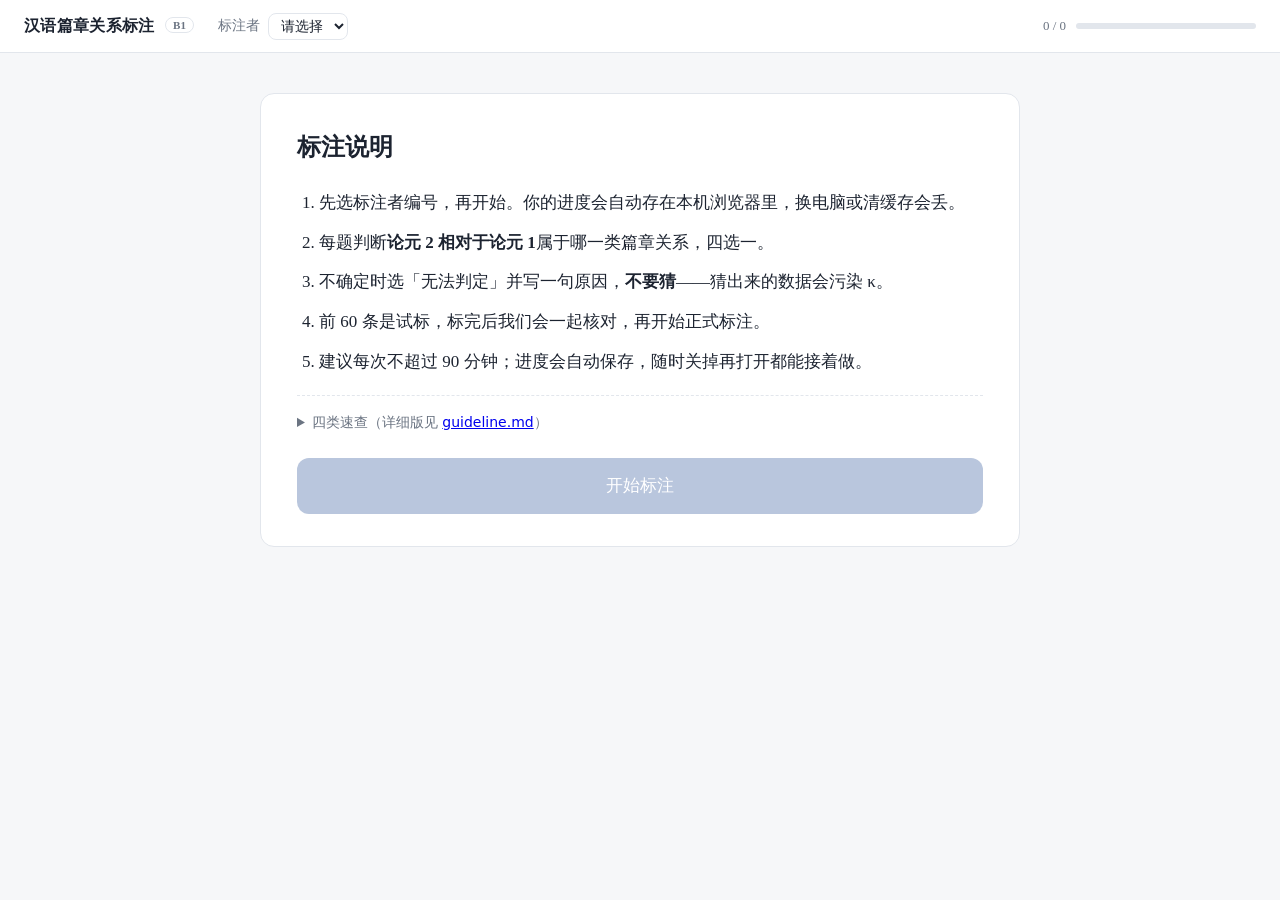
<file: annotation/index.html>
<!DOCTYPE html>
<html lang="zh-CN">
<head>
<meta charset="utf-8">
<meta name="viewport" content="width=device-width, initial-scale=1">
<title>汉语篇章关系标注 · B1</title>
<link rel="stylesheet" href="style.css">
</head>
<body>

<header class="topbar">
  <div class="brand">汉语篇章关系标注 <span class="ver">B1</span></div>
  <div class="who">
    <label for="annotator">标注者</label>
    <select id="annotator">
      <option value="">请选择</option>
      <option value="A">A</option>
      <option value="B">B</option>
      <option value="C">C</option>
      <option value="D">D</option>
    </select>
  </div>
  <div class="progress">
    <span id="counter">0 / 0</span>
    <div class="bar"><div id="barfill"></div></div>
  </div>
</header>

<main id="app" class="hidden">

  <section class="card">
    <div class="meta">
      <span id="phase" class="badge"></span>
      <span id="tasktype" class="badge ghost"></span>
      <span id="idx" class="muted"></span>
    </div>

    <div class="args">
      <div class="arg">
        <div class="arglabel">论元 1</div>
        <div id="arg1" class="argtext"></div>
      </div>
      <div class="arg">
        <div class="arglabel">论元 2</div>
        <div id="arg2" class="argtext"></div>
      </div>
    </div>

    <div id="connrow" class="connrow">
      <span class="connlabel">连接词</span>
      <span id="conn" class="conn"></span>
    </div>

    <details class="context">
      <summary>查看完整上下文</summary>
      <div id="text" class="fulltext"></div>
    </details>
  </section>

  <section class="answers">
    <p class="prompt">论元 2 与论元 1 之间是哪一类篇章关系？</p>
    <div class="grid">
      <button class="ans" data-sense="TEMPORAL">
        <span class="num">1</span><span class="zh">时间</span><span class="en">TEMPORAL</span>
      </button>
      <button class="ans" data-sense="CONTINGENCY">
        <span class="num">2</span><span class="zh">因果条件</span><span class="en">CONTINGENCY</span>
      </button>
      <button class="ans" data-sense="COMPARISON">
        <span class="num">3</span><span class="zh">对比</span><span class="en">COMPARISON</span>
      </button>
      <button class="ans" data-sense="EXPANSION">
        <span class="num">4</span><span class="zh">扩展</span><span class="en">EXPANSION</span>
      </button>
    </div>
    <button id="unknown" class="unknown">无法判定（U）</button>
  </section>

  <section class="note-row">
    <label for="note">备注（可选；选「无法判定」时必填）</label>
    <textarea id="note" rows="2" placeholder="例如：两个论元都像是在讲结果，分不清因果与并列"></textarea>
  </section>

  <footer class="nav">
    <button id="prev">← 上一题</button>
    <span id="saved" class="muted">已自动保存</span>
    <button id="next">下一题 →</button>
  </footer>
</main>

<section id="welcome" class="welcome">
  <h1>标注说明</h1>
  <ol>
    <li>先选标注者编号，再开始。你的进度会自动存在本机浏览器里，换电脑或清缓存会丢。</li>
    <li>每题判断<b>论元 2 相对于论元 1</b>属于哪一类篇章关系，四选一。</li>
    <li>不确定时选「无法判定」并写一句原因，<b>不要猜</b>——猜出来的数据会污染 κ。</li>
    <li>前 60 条是试标，标完后我们会一起核对，再开始正式标注。</li>
    <li>建议每次不超过 90 分钟；进度会自动保存，随时关掉再打开都能接着做。</li>
  </ol>
  <details class="quickref">
    <summary>四类速查（详细版见 <a href="guideline.md" target="_blank">guideline.md</a>）</summary>
    <dl>
      <dt>TEMPORAL 时间</dt>
      <dd>两个情境在时间上相关：同时，或一先一后。<b>不含</b>因果。</dd>
      <dt>CONTINGENCY 因果条件</dt>
      <dd>一个是另一个的原因、结果、条件、目的或推断依据。</dd>
      <dt>COMPARISON 对比</dt>
      <dd>两个情境形成对照，或后者对前者让步（虽然…但是…、即使…也…）。</dd>
      <dt>EXPANSION 扩展</dt>
      <dd>后者并列、递进、举例、解释、补充、总结、列举、择一，扩展前者。</dd>
    </dl>
  </details>
  <button id="start" class="start" disabled>开始标注</button>
</section>

<div id="dock" class="export hidden">
  <button id="export-csv" class="primary">导出 CSV</button>
  <button id="export-json">导出 JSON（备份）</button>
  <button id="submit">提交到服务器</button>
  <span id="status" class="status"></span>
</div>

<script src="items.js"></script>
<script src="app.js"></script>
</body>
</html>
</file>
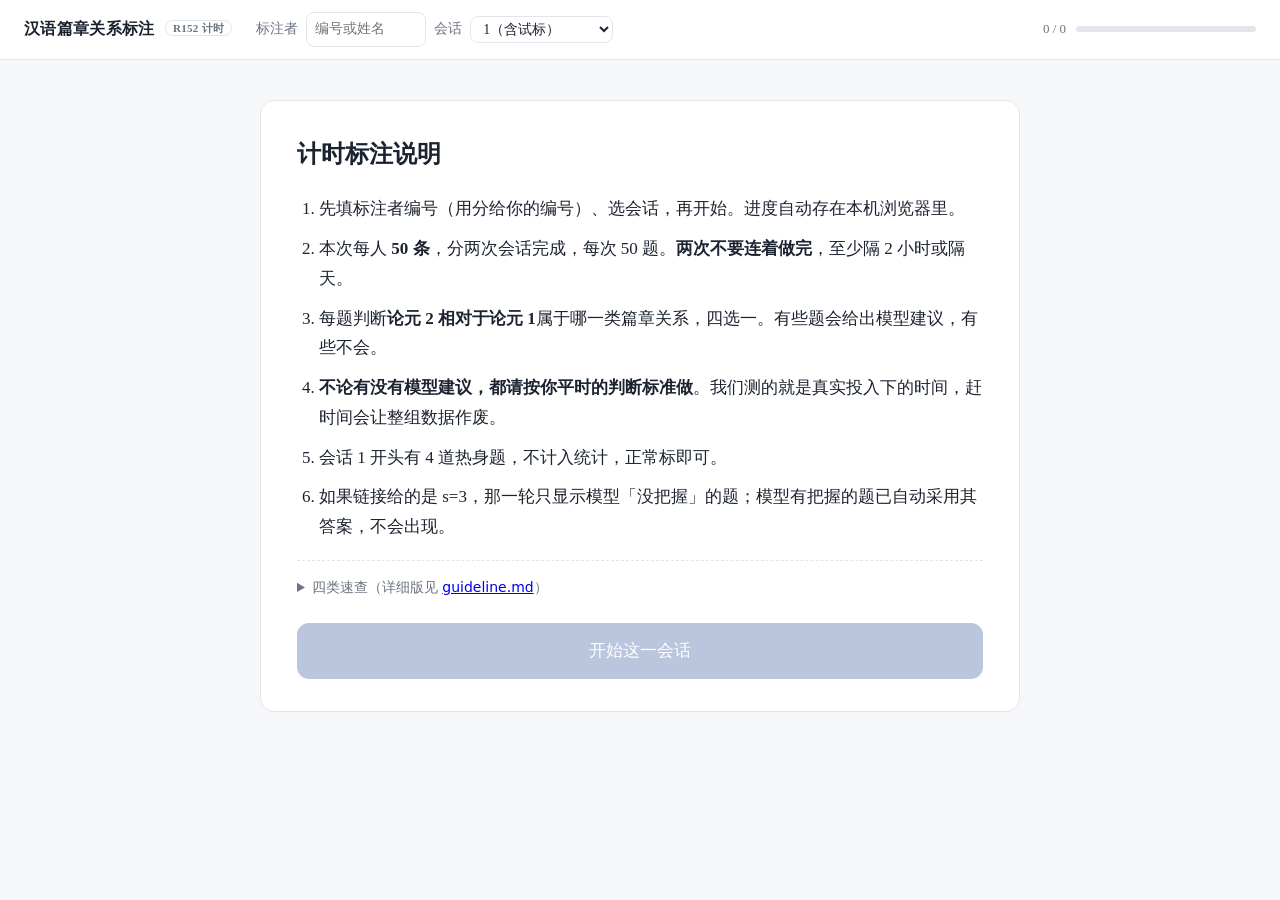
<file: annotation/timing/index.html>
<!DOCTYPE html>
<html lang="zh-CN">
<head>
<meta charset="utf-8">
<meta name="viewport" content="width=device-width, initial-scale=1">
<title>汉语篇章关系标注 · R152 计时</title>
<link rel="stylesheet" href="../style.css">
<link rel="stylesheet" href="timing.css">
</head>
<body>

<header class="topbar">
  <div class="brand">汉语篇章关系标注 <span class="ver">R152 计时</span></div>
  <div class="who">
    <label for="annotator">标注者</label>
    <input id="annotator" list="annlist" placeholder="编号或姓名" autocomplete="off">
    <datalist id="annlist"></datalist>
    <label for="session">会话</label>
    <select id="session">
      <option value="1">1（含试标）</option>
      <option value="2">2</option>
      <option value="3">3（只查标记项）</option>
    </select>
  </div>
  <div class="progress">
    <span id="counter">0 / 0</span>
    <div class="bar"><div id="barfill"></div></div>
  </div>
</header>

<main id="app" class="hidden">

  <section class="card">
    <div class="meta">
      <span id="phase" class="badge"></span>
      <span id="tasktype" class="badge ghost"></span>
      <span id="idx" class="muted"></span>
    </div>

    <div class="args">
      <div class="arg">
        <div class="arglabel">论元 1</div>
        <div id="arg1" class="argtext"></div>
      </div>
      <div class="arg">
        <div class="arglabel">论元 2</div>
        <div id="arg2" class="argtext"></div>
      </div>
    </div>

    <div id="connrow" class="connrow">
      <span class="connlabel">连接词</span>
      <span id="conn" class="conn"></span>
    </div>

    <details class="context">
      <summary>查看完整上下文</summary>
      <div id="text" class="fulltext"></div>
    </details>
  </section>

  <section id="suggest" class="suggest hidden">
    <div class="suggest-head">模型建议</div>
    <div class="suggest-label"><span id="suggest-zh"></span><span id="suggest-en"></span></div>
    <div class="suggest-hint">按 <kbd>Enter</kbd> 直接采纳；不同意就点选下面的类别。</div>
  </section>

  <section class="answers">
    <p class="prompt">论元 2 与论元 1 之间是哪一类篇章关系？</p>
    <div class="grid">
      <button class="ans" data-sense="TEMPORAL">
        <span class="num">1</span><span class="zh">时间</span><span class="en">TEMPORAL</span>
      </button>
      <button class="ans" data-sense="CONTINGENCY">
        <span class="num">2</span><span class="zh">因果条件</span><span class="en">CONTINGENCY</span>
      </button>
      <button class="ans" data-sense="COMPARISON">
        <span class="num">3</span><span class="zh">对比</span><span class="en">COMPARISON</span>
      </button>
      <button class="ans" data-sense="EXPANSION">
        <span class="num">4</span><span class="zh">扩展</span><span class="en">EXPANSION</span>
      </button>
    </div>
    <button id="unknown" class="unknown">无法判定（U）</button>
  </section>

  <footer class="nav">
    <button id="prev">← 上一题</button>
    <span id="saved" class="muted">已自动保存</span>
    <button id="next">下一题 →</button>
  </footer>
</main>

<section id="welcome" class="welcome">
  <h1>计时标注说明</h1>
  <ol>
    <li>先填标注者编号（用分给你的编号）、选会话，再开始。进度自动存在本机浏览器里。</li>
    <li>本次每人 <b>50 条</b>，分两次会话完成，每次 50 题。<b>两次不要连着做完</b>，至少隔 2 小时或隔天。</li>
    <li>每题判断<b>论元 2 相对于论元 1</b>属于哪一类篇章关系，四选一。有些题会给出模型建议，有些不会。</li>
    <li><b>不论有没有模型建议，都请按你平时的判断标准做</b>。我们测的就是真实投入下的时间，赶时间会让整组数据作废。</li>
    <li>会话 1 开头有 4 道热身题，不计入统计，正常标即可。</li>
    <li>如果链接给的是 s=3，那一轮只显示模型「没把握」的题；模型有把握的题已自动采用其答案，不会出现。</li>
  </ol>
  <details class="quickref">
    <summary>四类速查（详细版见 <a href="../guideline.md" target="_blank">guideline.md</a>）</summary>
    <dl>
      <dt>TEMPORAL 时间</dt>
      <dd>两个情境在时间上相关：同时，或一先一后。<b>不含</b>因果。</dd>
      <dt>CONTINGENCY 因果条件</dt>
      <dd>一个是另一个的原因、结果、条件、目的或推断依据。</dd>
      <dt>COMPARISON 对比</dt>
      <dd>两个情境形成对照，或后者对前者让步（虽然…但是…、即使…也…）。</dd>
      <dt>EXPANSION 扩展</dt>
      <dd>后者并列、递进、举例、解释、补充、总结、列举、择一，扩展前者。</dd>
    </dl>
  </details>
  <button id="start" class="start" disabled>开始这一会话</button>
</section>

<div id="dock" class="export hidden">
  <button id="export-csv" class="primary">导出 CSV</button>
  <button id="export-json">导出 JSON（备份）</button>
  <button id="submit">提交到服务器</button>
  <span id="status" class="status"></span>
</div>

<script src="items.js"></script>
<script src="app.js"></script>
</body>
</html>
</file>
<file: annotation/style.css>
:root {
  --bg: #f6f7f9;
  --card: #ffffff;
  --ink: #1c2330;
  --muted: #6b7482;
  --line: #e2e6ec;
  --accent: #2f6fed;
  --accent-soft: #e8effd;
  --ok: #1f9d63;
  --warn: #b45309;
  --radius: 14px;
}

* { box-sizing: border-box; }

html, body {
  margin: 0;
  padding: 0;
  background: var(--bg);
  color: var(--ink);
  font-family: "Source Han Serif SC", "Songti SC", "SimSun", Georgia, serif;
  font-size: 17px;
  line-height: 1.75;
}

body { padding-bottom: 90px; }

.hidden { display: none !important; }

/* ---------- top bar ---------- */

.topbar {
  position: sticky;
  top: 0;
  z-index: 10;
  display: flex;
  align-items: center;
  gap: 24px;
  padding: 12px 24px;
  background: rgba(255, 255, 255, .92);
  backdrop-filter: blur(8px);
  border-bottom: 1px solid var(--line);
}

.brand { font-weight: 700; font-size: 16px; letter-spacing: .02em; }
.brand .ver {
  font-size: 11px;
  color: var(--muted);
  border: 1px solid var(--line);
  border-radius: 99px;
  padding: 1px 7px;
  margin-left: 6px;
  vertical-align: 2px;
}

.who { display: flex; align-items: center; gap: 8px; font-size: 14px; color: var(--muted); }
.who select {
  font: inherit;
  font-size: 14px;
  padding: 4px 8px;
  border: 1px solid var(--line);
  border-radius: 8px;
  background: #fff;
  color: var(--ink);
}

.progress { margin-left: auto; display: flex; align-items: center; gap: 10px; }
.progress #counter { font-size: 13px; color: var(--muted); font-variant-numeric: tabular-nums; }
.bar { width: 180px; height: 6px; background: var(--line); border-radius: 99px; overflow: hidden; }
#barfill { height: 100%; width: 0; background: var(--accent); transition: width .2s ease; }

/* ---------- card ---------- */

main { max-width: 860px; margin: 28px auto; padding: 0 20px; }

.card {
  background: var(--card);
  border: 1px solid var(--line);
  border-radius: var(--radius);
  padding: 22px 26px 18px;
  box-shadow: 0 1px 2px rgba(20, 30, 50, .04);
}

.meta { display: flex; align-items: center; gap: 10px; margin-bottom: 16px; }

.badge {
  font-family: system-ui, -apple-system, "Segoe UI", sans-serif;
  font-size: 12px;
  padding: 2px 9px;
  border-radius: 99px;
  background: var(--accent-soft);
  color: var(--accent);
}
.badge.ghost { background: transparent; color: var(--muted); border: 1px solid var(--line); }
.muted { color: var(--muted); font-size: 13px; font-family: system-ui, sans-serif; }

.args { display: grid; gap: 14px; }

.arg {
  border-left: 3px solid var(--line);
  padding: 2px 0 2px 14px;
}
.arglabel {
  font-family: system-ui, sans-serif;
  font-size: 12px;
  color: var(--muted);
  letter-spacing: .08em;
  margin-bottom: 4px;
}
.argtext { font-size: 18px; line-height: 1.85; }

.connrow {
  margin-top: 16px;
  display: flex;
  align-items: center;
  gap: 10px;
  font-family: system-ui, sans-serif;
  font-size: 13px;
}
.connlabel { color: var(--muted); }
.conn {
  background: #fff6e5;
  color: var(--warn);
  border: 1px solid #f3d9ae;
  border-radius: 8px;
  padding: 2px 10px;
  font-weight: 600;
  letter-spacing: .06em;
}

.context { margin-top: 16px; border-top: 1px dashed var(--line); padding-top: 10px; }
.context summary {
  font-family: system-ui, sans-serif;
  font-size: 13px;
  color: var(--muted);
  cursor: pointer;
}
.fulltext { margin-top: 10px; font-size: 16px; color: #39404d; }

/* ---------- answers ---------- */

.answers { margin-top: 20px; }
.prompt {
  font-family: system-ui, sans-serif;
  font-size: 14px;
  color: var(--muted);
  margin: 0 0 10px;
}

.grid { display: grid; grid-template-columns: 1fr 1fr; gap: 12px; }

.ans {
  display: flex;
  align-items: center;
  gap: 12px;
  padding: 16px 18px;
  background: var(--card);
  border: 1.5px solid var(--line);
  border-radius: 12px;
  cursor: pointer;
  font: inherit;
  text-align: left;
  transition: border-color .12s ease, background .12s ease, transform .06s ease;
}
.ans:hover { border-color: #c3cfe4; }
.ans:active { transform: scale(.995); }
.ans .num {
  font-family: system-ui, sans-serif;
  font-size: 12px;
  width: 22px; height: 22px;
  display: grid; place-items: center;
  border-radius: 6px;
  background: var(--bg);
  color: var(--muted);
}
.ans .zh { font-size: 18px; font-weight: 600; }
.ans .en {
  margin-left: auto;
  font-family: system-ui, sans-serif;
  font-size: 12px;
  color: var(--muted);
  letter-spacing: .04em;
}

.ans.selected { border-color: var(--accent); background: var(--accent-soft); }
.ans.selected .num { background: var(--accent); color: #fff; }

.unknown {
  margin-top: 12px;
  width: 100%;
  padding: 11px;
  background: transparent;
  border: 1.5px dashed var(--line);
  border-radius: 12px;
  color: var(--muted);
  font: inherit;
  font-size: 15px;
  cursor: pointer;
}
.unknown:hover { border-color: #c3cfe4; color: var(--ink); }
.unknown.selected { border-color: var(--warn); color: var(--warn); background: #fff8ef; }

/* ---------- note ---------- */

.note-row { margin-top: 18px; }
.note-row label {
  display: block;
  font-family: system-ui, sans-serif;
  font-size: 13px;
  color: var(--muted);
  margin-bottom: 6px;
}
.note-row textarea {
  width: 100%;
  font: inherit;
  font-size: 15px;
  padding: 10px 12px;
  border: 1px solid var(--line);
  border-radius: 10px;
  background: #fff;
  color: var(--ink);
  resize: vertical;
}

/* ---------- nav ---------- */

.nav {
  display: flex;
  align-items: center;
  justify-content: space-between;
  gap: 16px;
  margin-top: 20px;
}
.nav button {
  font: inherit;
  font-size: 15px;
  padding: 9px 18px;
  border-radius: 10px;
  border: 1px solid var(--line);
  background: var(--card);
  color: var(--ink);
  cursor: pointer;
}
.nav button:hover { border-color: #c3cfe4; }
#saved { opacity: 0; transition: opacity .25s ease; }
#saved.show { opacity: 1; }

/* ---------- welcome ---------- */

.welcome {
  max-width: 760px;
  margin: 40px auto;
  padding: 32px 36px;
  background: var(--card);
  border: 1px solid var(--line);
  border-radius: var(--radius);
}
.welcome h1 { font-size: 24px; margin-top: 0; }
.welcome ol { padding-left: 22px; }
.welcome li { margin-bottom: 10px; }

.quickref { margin-top: 18px; border-top: 1px dashed var(--line); padding-top: 14px; }
.quickref summary { cursor: pointer; font-family: system-ui, sans-serif; font-size: 14px; color: var(--muted); }
.quickref dl { margin: 14px 0 0; }
.quickref dt { font-weight: 700; margin-top: 12px; }
.quickref dd { margin: 4px 0 0; color: #39404d; }

.start {
  margin-top: 24px;
  width: 100%;
  padding: 13px;
  font: inherit;
  font-size: 17px;
  color: #fff;
  background: var(--accent);
  border: none;
  border-radius: 12px;
  cursor: pointer;
}
.start:disabled { background: #b9c6dd; cursor: not-allowed; }

/* ---------- export dock ---------- */

.export {
  position: fixed;
  left: 0; right: 0; bottom: 0;
  display: flex;
  align-items: center;
  gap: 14px;
  padding: 12px 24px;
  background: rgba(255, 255, 255, .96);
  border-top: 1px solid var(--line);
  font-family: system-ui, sans-serif;
  font-size: 13px;
}
.export button {
  font: inherit;
  padding: 7px 14px;
  border-radius: 8px;
  border: 1px solid var(--line);
  background: var(--card);
  cursor: pointer;
}
.export button.primary { background: var(--accent); color: #fff; border-color: var(--accent); }
.export .status { color: var(--muted); }
.export .status.ok { color: var(--ok); }
.export .status.bad { color: var(--warn); }

@media (max-width: 640px) {
  .grid { grid-template-columns: 1fr; }
  .bar { width: 90px; }
  .brand { font-size: 14px; }
  .argtext { font-size: 17px; }
}
</file>
<file: annotation/timing/timing.css>
/* R152 adds two things to the B1 stylesheet: a suggestion banner and a text
 * input for the annotator id (the timing run is not limited to A-D). */

.who input {
  font: inherit;
  font-size: 14px;
  padding: 4px 8px;
  width: 120px;
  border: 1px solid var(--line);
  border-radius: 8px;
  background: #fff;
  color: var(--ink);
}

.suggest {
  max-width: 860px;
  margin: 16px auto 0;
  padding: 14px 20px;
  background: #fffdf6;
  border: 1px solid #f0dfb8;
  border-left: 4px solid var(--warn);
  border-radius: 12px;
}

.suggest-head {
  font-family: system-ui, -apple-system, "Segoe UI", sans-serif;
  font-size: 12px;
  color: var(--muted);
  letter-spacing: .08em;
}

.suggest-label { display: flex; align-items: baseline; gap: 10px; margin: 2px 0 2px; }
.suggest-label #suggest-zh { font-size: 20px; font-weight: 700; }
.suggest-label #suggest-en {
  font-family: system-ui, sans-serif;
  font-size: 12px;
  color: var(--muted);
  letter-spacing: .04em;
}

.suggest-hint { font-family: system-ui, sans-serif; font-size: 13px; color: var(--muted); }
.suggest-hint kbd {
  font-family: ui-monospace, Menlo, Consolas, monospace;
  font-size: 12px;
  padding: 1px 6px;
  border: 1px solid var(--line);
  border-bottom-width: 2px;
  border-radius: 5px;
  background: #fff;
  color: var(--ink);
}

/* The card sits above the banner in the DOM order used by B1; keep the same
 * visual rhythm so a/b/c differ only in the banner, never in layout. */
main { margin-top: 22px; }
</file>
